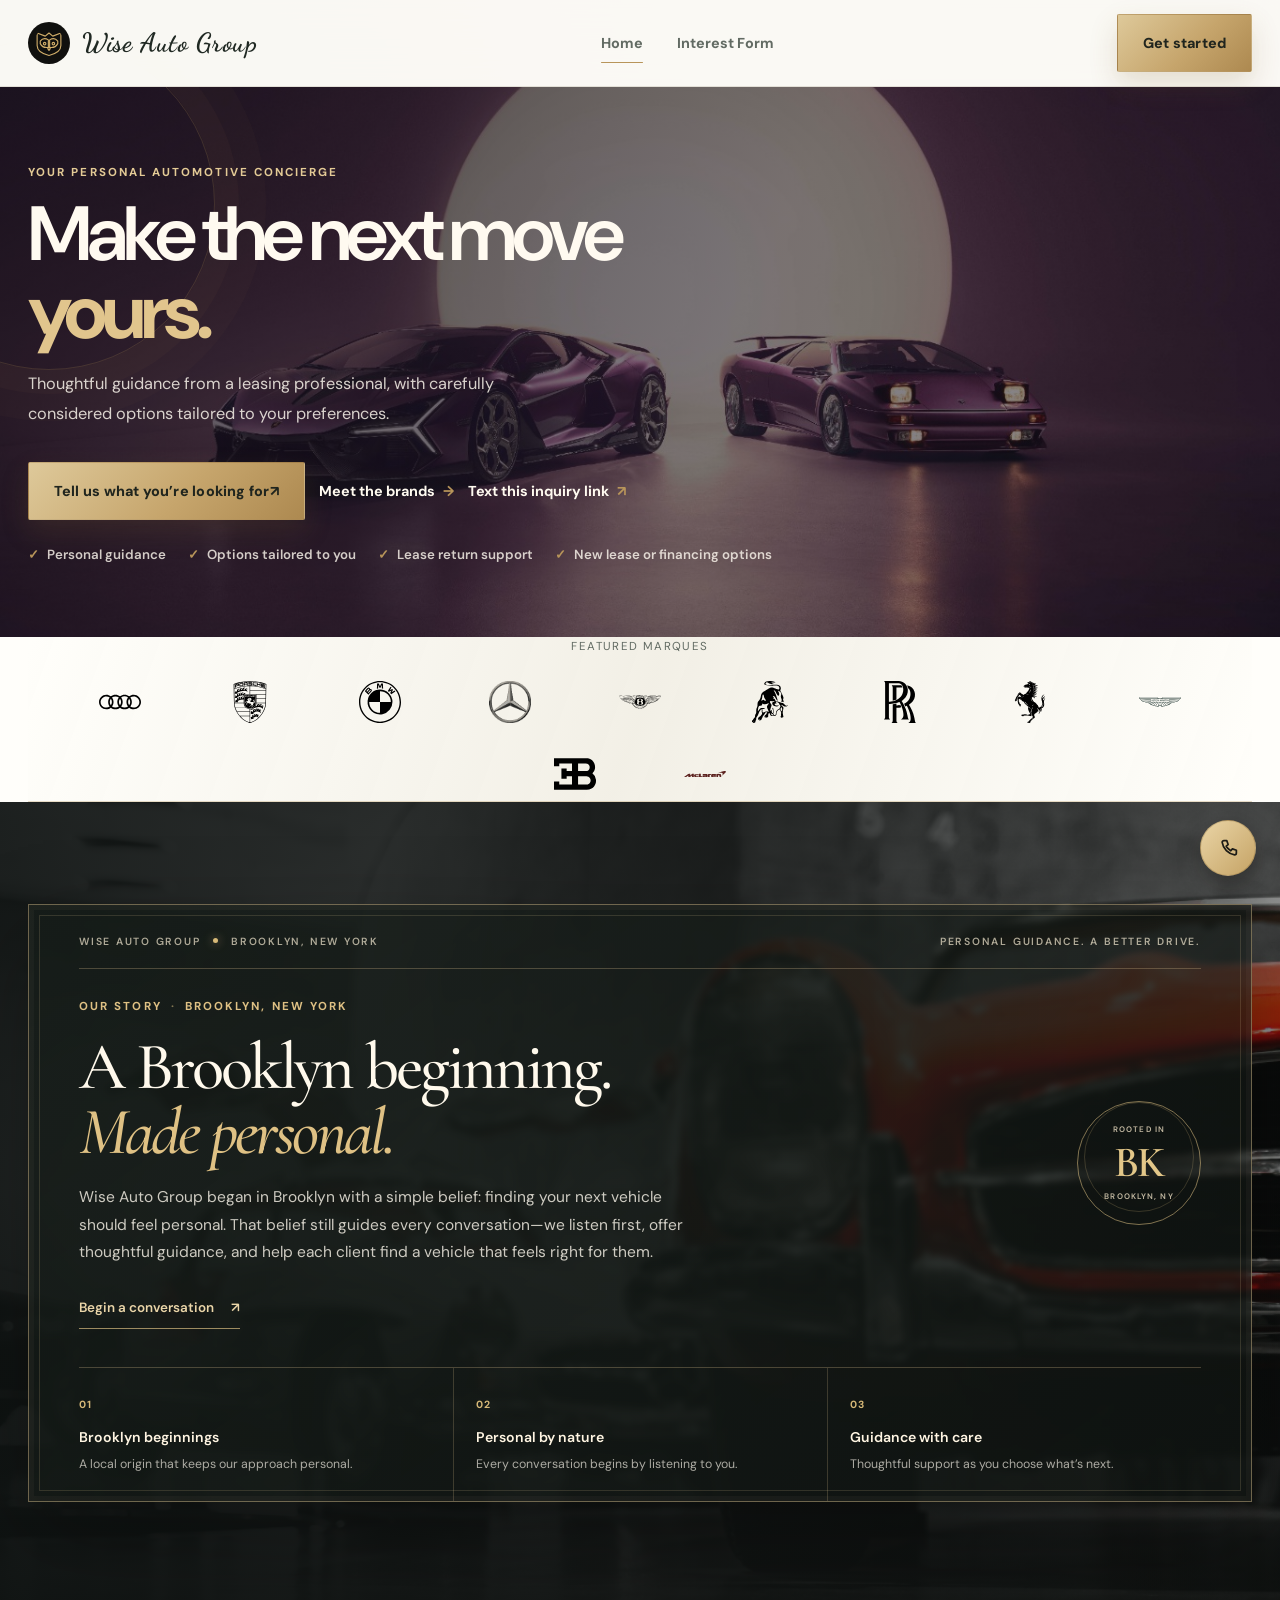
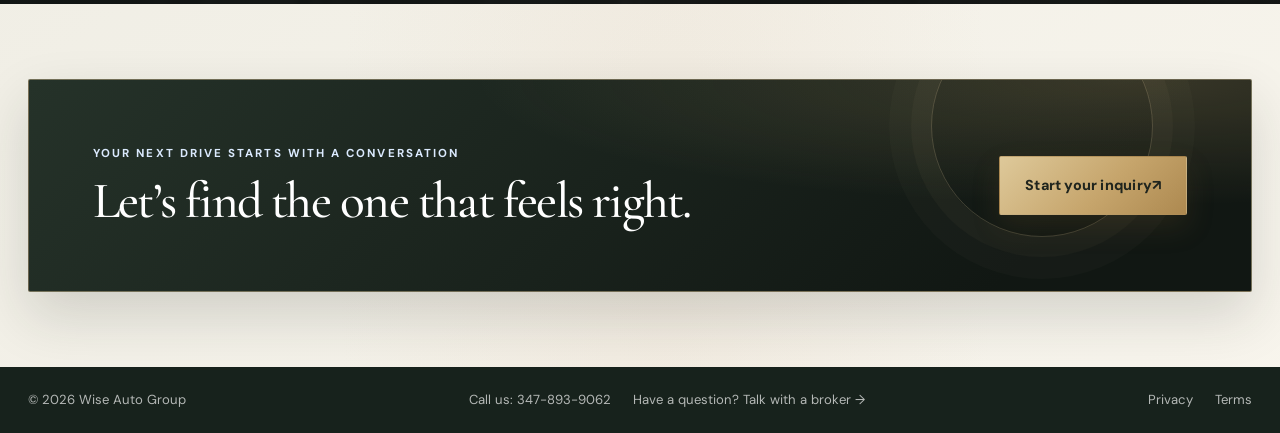
<file: index.html>
<!DOCTYPE html>
<html lang="en">
  <head>
    <meta charset="UTF-8" />
    <meta name="viewport" content="width=device-width, initial-scale=1.0" />
    <link rel="icon" type="image/svg+xml" href="favicon.svg" />
    <title>Wise Auto Group | Premium Auto Leasing</title>
    <meta
      name="description"
      content="Wise Auto Group helps drivers explore personalized vehicle leasing options."
    />
    <link rel="preconnect" href="https://fonts.googleapis.com" />
    <link rel="preconnect" href="https://fonts.gstatic.com" crossorigin />
    <link
      href="https://fonts.googleapis.com/css2?family=Cormorant+Garamond:ital,wght@0,500;0,600;1,500;1,600&family=DM+Sans:wght@400;500;600;700&family=Dancing+Script:wght@600;700&display=swap"
      rel="stylesheet"
    />
    <link rel="stylesheet" href="styles.css" />
  </head>
  <body>
    <header class="site-header">
      <div class="container nav-wrap">
        <a class="brand" href="index.html" aria-label="Wise Auto Group home">
          <svg class="brand-mark" viewBox="0 0 48 48" role="img" aria-label="Owl head">
            <path d="M5 8 18 13 24 8l6 5 13-5v20c0 8-7 13-19 16C12 41 5 36 5 28V8Z" />
            <path d="M10 21c3-4 8-5 13-2v12c-6 1-11-2-13-6v-4Zm28 0c-3-4-8-5-13-2v12c6 1 11-2 13-6v-4Z" />
            <circle cx="17" cy="25" r="2" />
            <circle cx="31" cy="25" r="2" />
            <path d="m22 33 2-3 2 3-2 3-2-3Z" />
          </svg>
          <span>Wise Auto Group</span>
        </a>
        <nav class="main-nav" aria-label="Main navigation">
          <a href="index.html" class="active">Home</a>
          <a href="interest.html">Interest Form</a>
        </nav>
        <a class="button button-primary nav-button" href="interest.html">Get started</a>
      </div>
    </header>

    <main>
      <section class="hero">
        <div class="container hero-grid">
          <div class="hero-copy">
            <p class="eyebrow">Your personal automotive concierge</p>
            <h1>Make the next move <em>yours.</em></h1>
            <p class="subtext">
              Thoughtful guidance from a leasing professional, with carefully
              considered options tailored to your preferences.
            </p>
            <div class="cta-row">
              <a class="button button-primary" href="interest.html">Tell us what you’re looking for <span aria-hidden="true">↗</span></a>
              <a class="text-link" href="#brands">Meet the brands <span aria-hidden="true">→</span></a>
              <a class="text-link share-inquiry-link" href="sms:?&amp;body=Wise%20Auto%20Group%20vehicle%20inquiry%3A" data-share-inquiry>Text this inquiry link <span aria-hidden="true">↗</span></a>
            </div>
            <ul class="trust-list">
              <li>Personal guidance</li>
              <li>Options tailored to you</li>
              <li>Lease return support</li>
              <li>New lease or financing options</li>
            </ul>
          </div>
        </div>
      </section>

      <section class="stats-section" id="brands" aria-label="Selected luxury brands">
        <div class="container marque-row">
          <span class="marque-intro">Featured marques</span>
          <span class="marque-wordmark"><img class="marque-logo" src="brand-logos/audi.svg" alt="Audi" /></span>
          <span class="marque-wordmark"><img class="marque-logo" src="brand-logos/porsche.svg" alt="Porsche" /></span>
          <span class="marque-wordmark"><img class="marque-logo" src="brand-logos/bmw.svg" alt="BMW" /></span>
          <span class="marque-wordmark"><img class="marque-logo" src="brand-logos/mercedes-benz.png" alt="Mercedes-Benz" /></span>
          <span class="marque-wordmark"><img class="marque-logo" src="brand-logos/bentley.svg" alt="Bentley" /></span>
          <span class="marque-wordmark"><img class="marque-logo" src="brand-logos/lamborghini.svg" alt="Lamborghini" /></span>
          <span class="marque-wordmark"><img class="marque-logo" src="brand-logos/rollsroyce.svg" alt="Rolls-Royce" /></span>
          <span class="marque-wordmark"><img class="marque-logo" src="brand-logos/ferrari.svg" alt="Ferrari" /></span>
          <span class="marque-wordmark"><img class="marque-logo" src="brand-logos/aston-martin.svg" alt="Aston Martin" /></span>
          <span class="marque-wordmark"><img class="marque-logo" src="brand-logos/bugatti.svg" alt="Bugatti" /></span>
          <span class="marque-wordmark"><img class="marque-logo" src="brand-logos/mclaren.svg" alt="McLaren" /></span>
        </div>
      </section>

      <section class="section heritage-section" aria-labelledby="heritageTitle">
        <div class="container">
          <article class="heritage-shell">
            <div class="heritage-topline">
              <span>WISE AUTO GROUP <i></i> BROOKLYN, NEW YORK</span>
              <span>PERSONAL GUIDANCE. A BETTER DRIVE.</span>
            </div>
            <div class="heritage-main">
              <div class="heritage-copy">
                <p class="eyebrow">Our story <span>·</span> Brooklyn, New York</p>
                <h2 id="heritageTitle">A Brooklyn beginning.<br /><em>Made personal.</em></h2>
                <p>Wise Auto Group began in Brooklyn with a simple belief: finding your next vehicle should feel personal. That belief still guides every conversation—we listen first, offer thoughtful guidance, and help each client find a vehicle that feels right for them.</p>
                <a class="heritage-link" href="interest.html">Begin a conversation <span aria-hidden="true">↗</span></a>
              </div>
              <div class="heritage-seal" aria-label="Brooklyn, New York">
                <span>ROOTED IN</span>
                <strong>BK</strong>
                <span>BROOKLYN, NY</span>
              </div>
            </div>
            <div class="heritage-values">
              <article>
                <span>01</span>
                <h3>Brooklyn beginnings</h3>
                <p>A local origin that keeps our approach personal.</p>
              </article>
              <article>
                <span>02</span>
                <h3>Personal by nature</h3>
                <p>Every conversation begins by listening to you.</p>
              </article>
              <article>
                <span>03</span>
                <h3>Guidance with care</h3>
                <p>Thoughtful support as you choose what’s next.</p>
              </article>
            </div>
          </article>
        </div>
      </section>

      <section class="cta-banner">
        <div class="container cta-content">
          <div>
            <p class="eyebrow light">Your next drive starts with a conversation</p>
            <h2>Let’s find the one that feels right.</h2>
          </div>
          <a class="button button-primary" href="interest.html">Start your inquiry <span aria-hidden="true">↗</span></a>
        </div>
      </section>
    </main>

    <footer class="site-footer">
      <div class="container footer-wrap">
        <p>© 2026 Wise Auto Group</p>
        <div class="footer-contact">
          <a href="tel:+13478939062">Call us: 347-893-9062</a>
          <a href="interest.html">Have a question? Talk with a broker →</a>
        </div>
        <nav class="footer-legal" aria-label="Legal">
          <a href="privacy.html">Privacy</a>
          <a href="terms.html">Terms</a>
        </nav>
      </div>
    </footer>
    <details class="floating-contact">
      <summary aria-label="Open call or text options" title="Call or text Wise Auto Group">
        <svg viewBox="0 0 24 24" aria-hidden="true">
          <path d="M7.2 3.8h3l1.4 4.1-2 1.7a15.2 15.2 0 0 0 4.8 4.8l1.7-2 4.1 1.4v3c0 1-.8 1.8-1.8 1.8A15.4 15.4 0 0 1 5.4 5.6c0-1 .8-1.8 1.8-1.8Z" />
        </svg>
      </summary>
      <div class="floating-contact-menu" aria-label="Contact Wise Auto Group">
        <a href="tel:+13478939062">Call <span>347-893-9062</span></a>
        <a href="sms:+13478939062">Text <span>347-893-9062</span></a>
      </div>
    </details>
    <script src="share-inquiry.js"></script>
  </body>
</html>
</file>
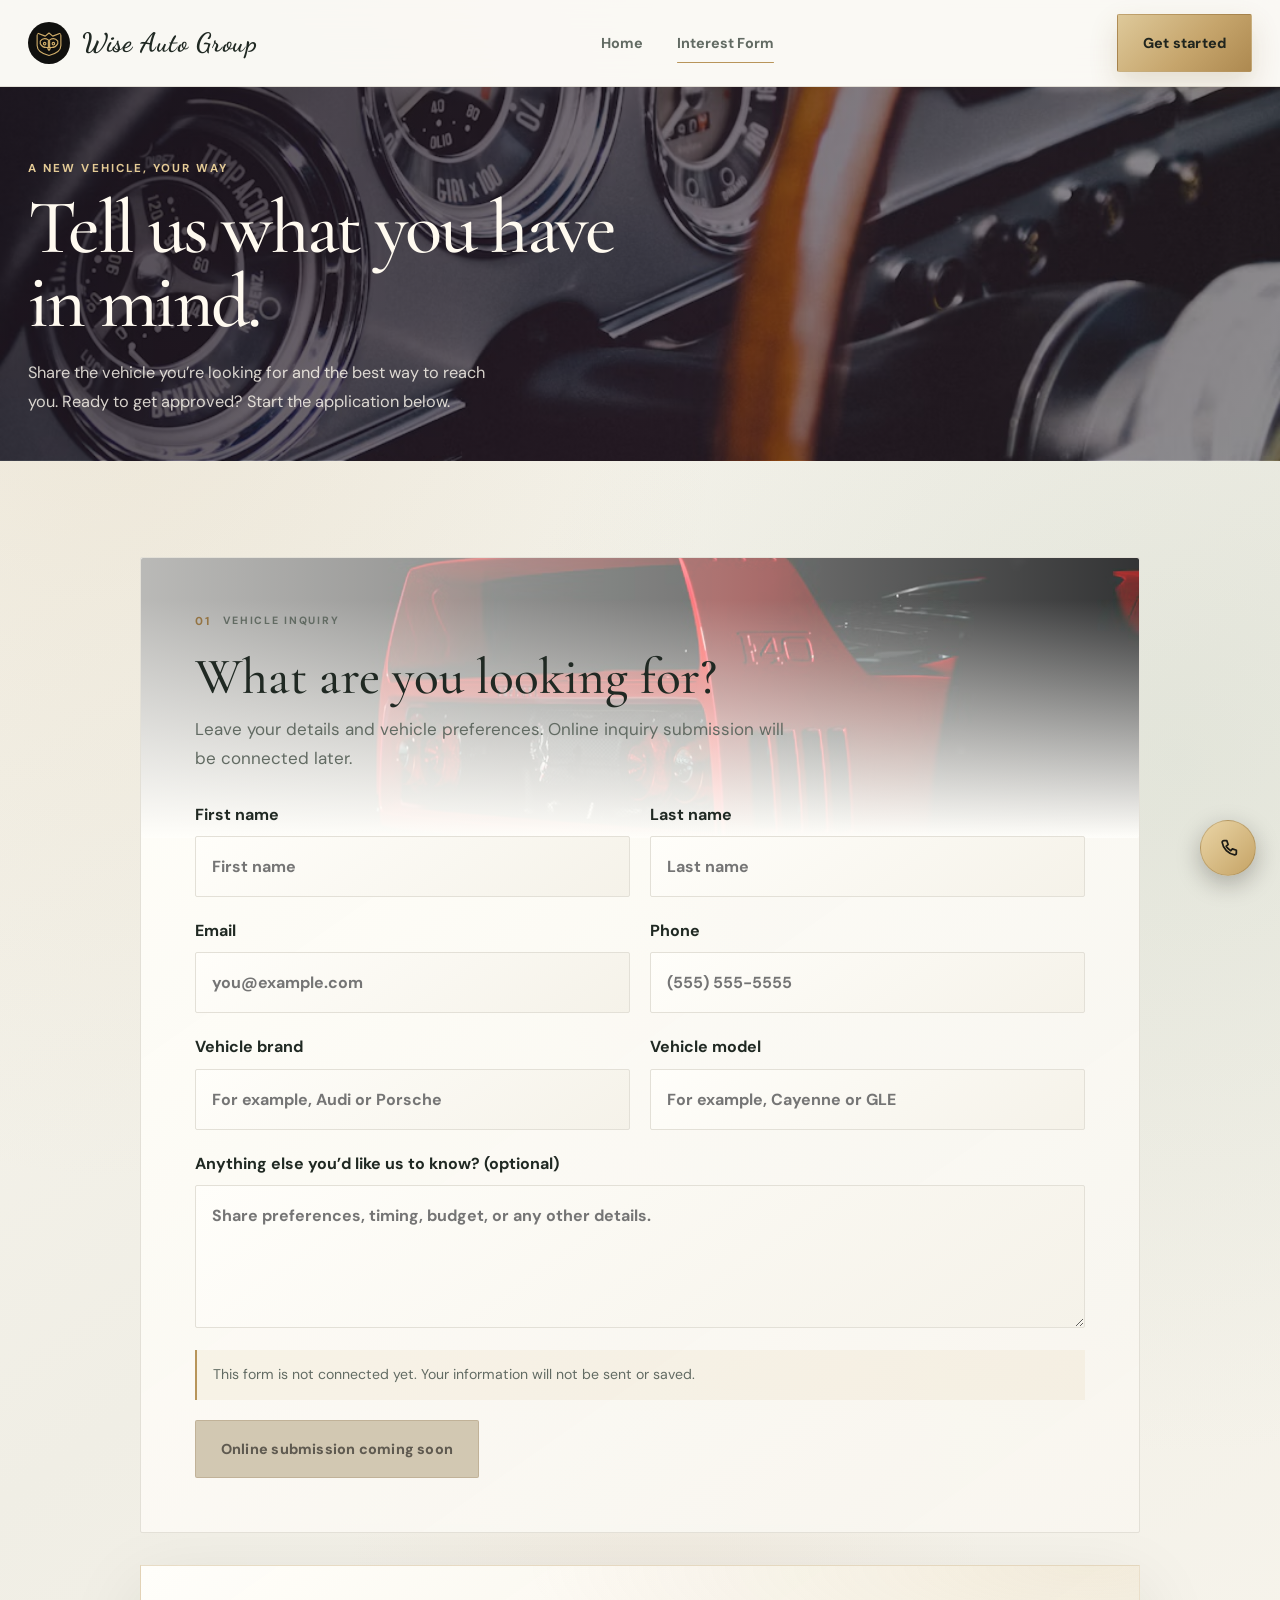
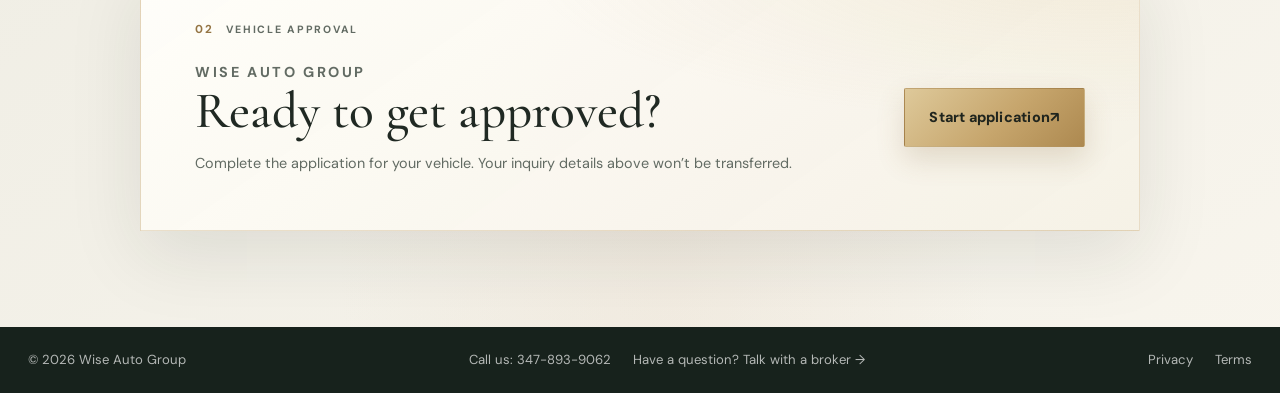
<file: interest.html>
<!DOCTYPE html>
<html lang="en">
  <head>
    <meta charset="UTF-8" />
    <meta name="viewport" content="width=device-width, initial-scale=1.0" />
    <link rel="icon" type="image/svg+xml" href="favicon.svg" />
    <title>Vehicle Inquiry | Wise Auto Group</title>
    <meta
      name="description"
      content="Tell Wise Auto Group which vehicle you are interested in and share your contact details."
    />
    <link rel="preconnect" href="https://fonts.googleapis.com" />
    <link rel="preconnect" href="https://fonts.gstatic.com" crossorigin />
    <link
      href="https://fonts.googleapis.com/css2?family=Cormorant+Garamond:ital,wght@0,500;0,600;1,500;1,600&family=DM+Sans:wght@400;500;600;700&family=Dancing+Script:wght@600;700&display=swap"
      rel="stylesheet"
    />
    <link rel="stylesheet" href="styles.css" />
  </head>
  <body>
    <header class="site-header">
      <div class="container nav-wrap">
        <a class="brand" href="index.html" aria-label="Wise Auto Group home">
          <svg class="brand-mark" viewBox="0 0 48 48" role="img" aria-label="Owl head">
            <path d="M5 8 18 13 24 8l6 5 13-5v20c0 8-7 13-19 16C12 41 5 36 5 28V8Z" />
            <path d="M10 21c3-4 8-5 13-2v12c-6 1-11-2-13-6v-4Zm28 0c-3-4-8-5-13-2v12c6 1 11-2 13-6v-4Z" />
            <circle cx="17" cy="25" r="2" />
            <circle cx="31" cy="25" r="2" />
            <path d="m22 33 2-3 2 3-2 3-2-3Z" />
          </svg>
          <span>Wise Auto Group</span>
        </a>
        <nav class="main-nav" aria-label="Main navigation">
          <a href="index.html">Home</a>
          <a href="interest.html" class="active">Interest Form</a>
        </nav>
        <a class="button button-primary nav-button" href="interest.html">Get started</a>
      </div>
    </header>

    <main>
      <section class="page-hero">
        <div class="container hero-grid form-hero">
          <div>
            <p class="eyebrow">A new vehicle, your way</p>
            <h1>Tell us what you have in mind.</h1>
            <p class="subtext">
              Share the vehicle you’re looking for and the best way
              to reach you. Ready to get approved? Start the application below.
            </p>
          </div>
        </div>
      </section>

      <section class="section form-section">
        <div class="container application-flow">
          <div class="form-shell vehicle-choice-shell">
            <div class="application-step">01 <span>VEHICLE INQUIRY</span></div>
            <h2>What are you looking for?</h2>
            <p class="application-intro">Leave your details and vehicle preferences. Online inquiry submission will be connected later.</p>
            <form id="vehicleInquiryForm">
              <div class="form-grid">
                <label>
                  First name
                  <input type="text" name="firstName" autocomplete="given-name" placeholder="First name" required />
                </label>
                <label>
                  Last name
                  <input type="text" name="lastName" autocomplete="family-name" placeholder="Last name" required />
                </label>
                <label>
                  Email
                  <input type="email" name="email" autocomplete="email" placeholder="you@example.com" required />
                </label>
                <label>
                  Phone
                  <input type="tel" name="phone" autocomplete="tel" placeholder="(555) 555-5555" required />
                </label>
                <label>
                  Vehicle brand
                  <input type="text" name="brand" autocomplete="off" placeholder="For example, Audi or Porsche" required />
                </label>
                <label>
                  Vehicle model
                  <input type="text" name="model" autocomplete="off" placeholder="For example, Cayenne or GLE" required />
                </label>
                <label class="full-width">
                  Anything else you’d like us to know? (optional)
                  <textarea name="notes" rows="4" placeholder="Share preferences, timing, budget, or any other details."></textarea>
                </label>
              </div>

              <p class="inquiry-notice">This form is not connected yet. Your information will not be sent or saved.</p>
              <div class="form-actions">
                <button class="button button-primary" type="button" disabled>Online submission coming soon</button>
              </div>
            </form>
          </div>

          <section class="credit-application-shell" aria-labelledby="vehicleApplicationTitle">
            <div class="application-step">02 <span>VEHICLE APPROVAL</span></div>
            <div class="credit-intro">
              <div>
                <p class="eyebrow">Wise Auto Group</p>
                <h2 id="vehicleApplicationTitle">Ready to get approved?</h2>
                <p>Complete the application for your vehicle. Your inquiry details above won’t be transferred.</p>
              </div>
              <a class="button button-primary external-application-link" href="https://form.jotform.com/201340482422039" target="_blank" rel="noopener noreferrer">Start application <span aria-hidden="true">↗</span></a>
            </div>
          </section>
        </div>
      </section>
    </main>

    <footer class="site-footer">
      <div class="container footer-wrap">
        <p>© 2026 Wise Auto Group</p>
        <div class="footer-contact">
          <a href="tel:+13478939062">Call us: 347-893-9062</a>
          <a href="interest.html">Have a question? Talk with a broker →</a>
        </div>
        <nav class="footer-legal" aria-label="Legal">
          <a href="privacy.html">Privacy</a>
          <a href="terms.html">Terms</a>
        </nav>
      </div>
    </footer>
    <details class="floating-contact">
      <summary aria-label="Open call or text options" title="Call or text Wise Auto Group">
        <svg viewBox="0 0 24 24" aria-hidden="true">
          <path d="M7.2 3.8h3l1.4 4.1-2 1.7a15.2 15.2 0 0 0 4.8 4.8l1.7-2 4.1 1.4v3c0 1-.8 1.8-1.8 1.8A15.4 15.4 0 0 1 5.4 5.6c0-1 .8-1.8 1.8-1.8Z" />
        </svg>
      </summary>
      <div class="floating-contact-menu" aria-label="Contact Wise Auto Group">
        <a href="tel:+13478939062">Call <span>347-893-9062</span></a>
        <a href="sms:+13478939062">Text <span>347-893-9062</span></a>
      </div>
    </details>
  </body>
</html>
</file>
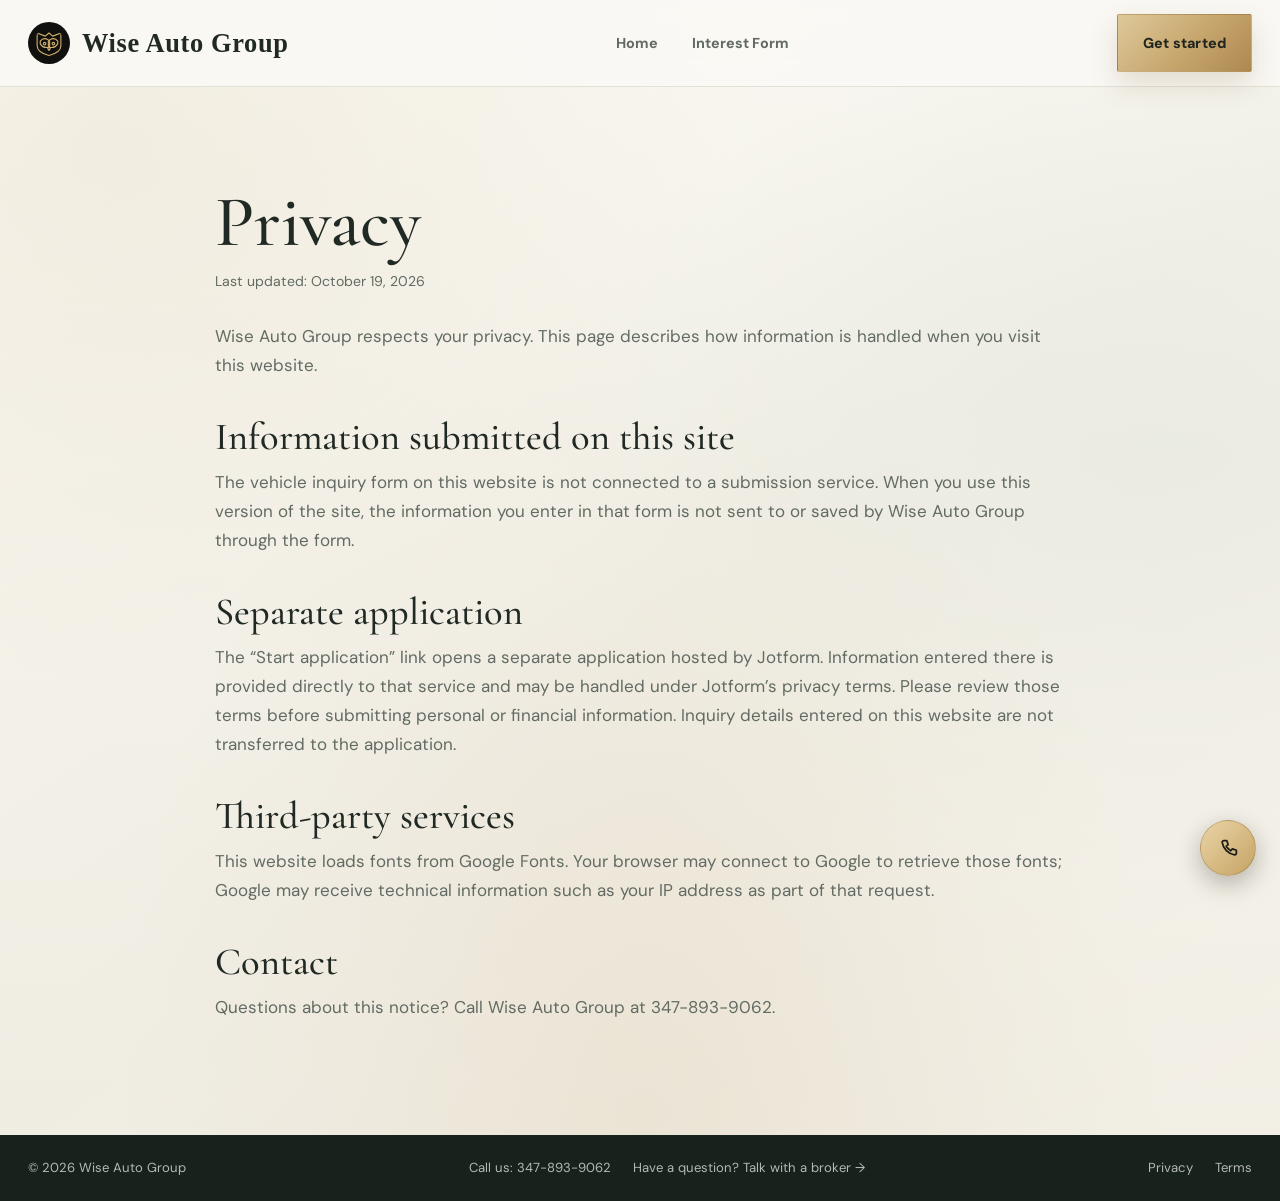
<file: privacy.html>
<!DOCTYPE html>
<html lang="en">
  <head>
    <meta charset="UTF-8" />
    <meta name="viewport" content="width=device-width, initial-scale=1.0" />
    <link rel="icon" type="image/svg+xml" href="favicon.svg" />
    <title>Privacy | Wise Auto Group</title>
    <meta name="description" content="Learn how Wise Auto Group handles information on this website." />
    <link rel="preconnect" href="https://fonts.googleapis.com" />
    <link rel="preconnect" href="https://fonts.gstatic.com" crossorigin />
    <link
      href="https://fonts.googleapis.com/css2?family=Allura&family=Cormorant+Garamond:ital,wght@0,500;0,600;1,500;1,600&family=DM+Sans:wght@400;500;600;700&display=swap"
      rel="stylesheet"
    />
    <link rel="stylesheet" href="styles.css" />
  </head>
  <body>
    <header class="site-header">
      <div class="container nav-wrap">
        <a class="brand" href="index.html" aria-label="Wise Auto Group home">
          <svg class="brand-mark" viewBox="0 0 48 48" role="img" aria-label="Owl head">
            <path d="M5 8 18 13 24 8l6 5 13-5v20c0 8-7 13-19 16C12 41 5 36 5 28V8Z" />
            <path d="M10 21c3-4 8-5 13-2v12c-6 1-11-2-13-6v-4Zm28 0c-3-4-8-5-13-2v12c6 1 11-2 13-6v-4Z" />
            <circle cx="17" cy="25" r="2" />
            <circle cx="31" cy="25" r="2" />
            <path d="m22 33 2-3 2 3-2 3-2-3Z" />
          </svg>
          <span>Wise Auto Group</span>
        </a>
        <nav class="main-nav" aria-label="Main navigation">
          <a href="index.html">Home</a>
          <a href="interest.html">Interest Form</a>
        </nav>
        <a class="button button-primary nav-button" href="interest.html">Get started</a>
      </div>
    </header>
    <main>
      <section class="section">
        <article class="container legal-copy">
          <h1>Privacy</h1>
          <p class="legal-updated">Last updated: October 19, 2026</p>
          <p>Wise Auto Group respects your privacy. This page describes how information is handled when you visit this website.</p>

          <h2>Information submitted on this site</h2>
          <p>The vehicle inquiry form on this website is not connected to a submission service. When you use this version of the site, the information you enter in that form is not sent to or saved by Wise Auto Group through the form.</p>

          <h2>Separate application</h2>
          <p>The “Start application” link opens a separate application hosted by Jotform. Information entered there is provided directly to that service and may be handled under Jotform’s privacy terms. Please review those terms before submitting personal or financial information. Inquiry details entered on this website are not transferred to the application.</p>

          <h2>Third-party services</h2>
          <p>This website loads fonts from Google Fonts. Your browser may connect to Google to retrieve those fonts; Google may receive technical information such as your IP address as part of that request.</p>

          <h2>Contact</h2>
          <p>Questions about this notice? Call Wise Auto Group at <a href="tel:+13478939062">347-893-9062</a>.</p>
        </article>
      </section>
    </main>
    <footer class="site-footer">
      <div class="container footer-wrap">
        <p>© 2026 Wise Auto Group</p>
        <div class="footer-contact">
          <a href="tel:+13478939062">Call us: 347-893-9062</a>
          <a href="interest.html">Have a question? Talk with a broker →</a>
        </div>
        <nav class="footer-legal" aria-label="Legal">
          <a href="privacy.html" aria-current="page">Privacy</a>
          <a href="terms.html">Terms</a>
        </nav>
      </div>
    </footer>
    <details class="floating-contact">
      <summary aria-label="Open call or text options" title="Call or text Wise Auto Group">
        <svg viewBox="0 0 24 24" aria-hidden="true">
          <path d="M7.2 3.8h3l1.4 4.1-2 1.7a15.2 15.2 0 0 0 4.8 4.8l1.7-2 4.1 1.4v3c0 1-.8 1.8-1.8 1.8A15.4 15.4 0 0 1 5.4 5.6c0-1 .8-1.8 1.8-1.8Z" />
        </svg>
      </summary>
      <div class="floating-contact-menu" aria-label="Contact Wise Auto Group">
        <a href="tel:+13478939062">Call <span>347-893-9062</span></a>
        <a href="sms:+13478939062">Text <span>347-893-9062</span></a>
      </div>
    </details>
  </body>
</html>
</file>
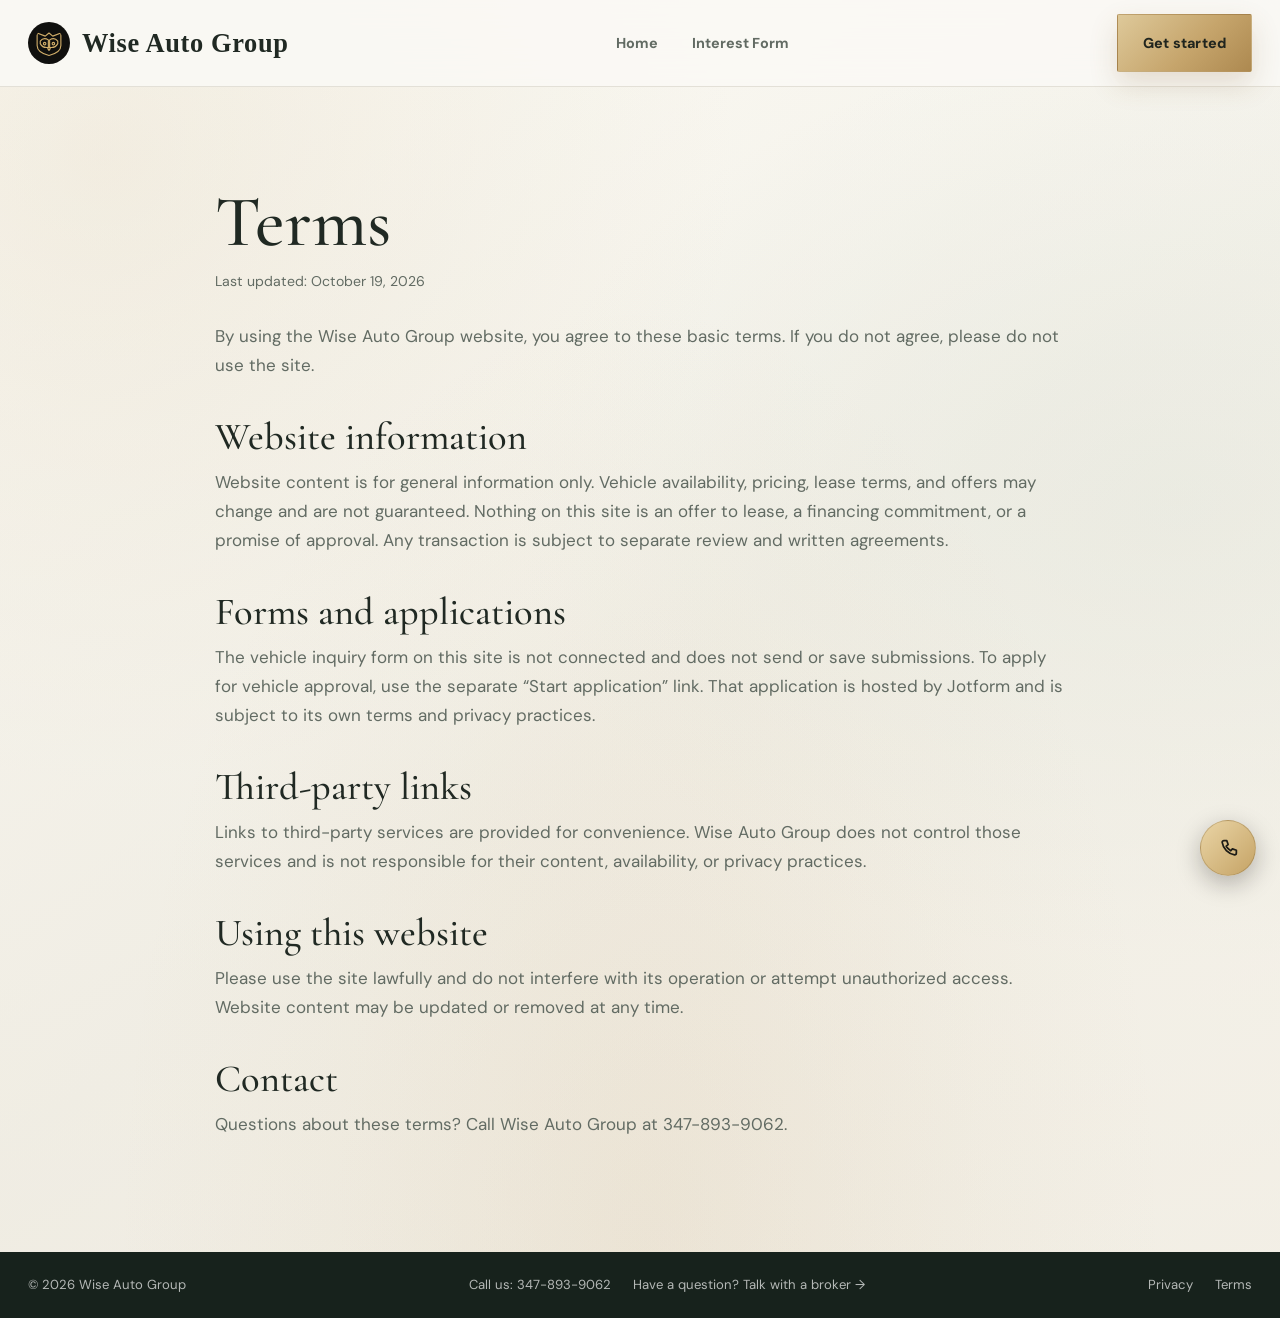
<file: terms.html>
<!DOCTYPE html>
<html lang="en">
  <head>
    <meta charset="UTF-8" />
    <meta name="viewport" content="width=device-width, initial-scale=1.0" />
    <link rel="icon" type="image/svg+xml" href="favicon.svg" />
    <title>Terms | Wise Auto Group</title>
    <meta name="description" content="Terms for using the Wise Auto Group website." />
    <link rel="preconnect" href="https://fonts.googleapis.com" />
    <link rel="preconnect" href="https://fonts.gstatic.com" crossorigin />
    <link
      href="https://fonts.googleapis.com/css2?family=Allura&family=Cormorant+Garamond:ital,wght@0,500;0,600;1,500;1,600&family=DM+Sans:wght@400;500;600;700&display=swap"
      rel="stylesheet"
    />
    <link rel="stylesheet" href="styles.css" />
  </head>
  <body>
    <header class="site-header">
      <div class="container nav-wrap">
        <a class="brand" href="index.html" aria-label="Wise Auto Group home">
          <svg class="brand-mark" viewBox="0 0 48 48" role="img" aria-label="Owl head">
            <path d="M5 8 18 13 24 8l6 5 13-5v20c0 8-7 13-19 16C12 41 5 36 5 28V8Z" />
            <path d="M10 21c3-4 8-5 13-2v12c-6 1-11-2-13-6v-4Zm28 0c-3-4-8-5-13-2v12c6 1 11-2 13-6v-4Z" />
            <circle cx="17" cy="25" r="2" />
            <circle cx="31" cy="25" r="2" />
            <path d="m22 33 2-3 2 3-2 3-2-3Z" />
          </svg>
          <span>Wise Auto Group</span>
        </a>
        <nav class="main-nav" aria-label="Main navigation">
          <a href="index.html">Home</a>
          <a href="interest.html">Interest Form</a>
        </nav>
        <a class="button button-primary nav-button" href="interest.html">Get started</a>
      </div>
    </header>
    <main>
      <section class="section">
        <article class="container legal-copy">
          <h1>Terms</h1>
          <p class="legal-updated">Last updated: October 19, 2026</p>
          <p>By using the Wise Auto Group website, you agree to these basic terms. If you do not agree, please do not use the site.</p>

          <h2>Website information</h2>
          <p>Website content is for general information only. Vehicle availability, pricing, lease terms, and offers may change and are not guaranteed. Nothing on this site is an offer to lease, a financing commitment, or a promise of approval. Any transaction is subject to separate review and written agreements.</p>

          <h2>Forms and applications</h2>
          <p>The vehicle inquiry form on this site is not connected and does not send or save submissions. To apply for vehicle approval, use the separate “Start application” link. That application is hosted by Jotform and is subject to its own terms and privacy practices.</p>

          <h2>Third-party links</h2>
          <p>Links to third-party services are provided for convenience. Wise Auto Group does not control those services and is not responsible for their content, availability, or privacy practices.</p>

          <h2>Using this website</h2>
          <p>Please use the site lawfully and do not interfere with its operation or attempt unauthorized access. Website content may be updated or removed at any time.</p>

          <h2>Contact</h2>
          <p>Questions about these terms? Call Wise Auto Group at <a href="tel:+13478939062">347-893-9062</a>.</p>
        </article>
      </section>
    </main>
    <footer class="site-footer">
      <div class="container footer-wrap">
        <p>© 2026 Wise Auto Group</p>
        <div class="footer-contact">
          <a href="tel:+13478939062">Call us: 347-893-9062</a>
          <a href="interest.html">Have a question? Talk with a broker →</a>
        </div>
        <nav class="footer-legal" aria-label="Legal">
          <a href="privacy.html">Privacy</a>
          <a href="terms.html" aria-current="page">Terms</a>
        </nav>
      </div>
    </footer>
    <details class="floating-contact">
      <summary aria-label="Open call or text options" title="Call or text Wise Auto Group">
        <svg viewBox="0 0 24 24" aria-hidden="true">
          <path d="M7.2 3.8h3l1.4 4.1-2 1.7a15.2 15.2 0 0 0 4.8 4.8l1.7-2 4.1 1.4v3c0 1-.8 1.8-1.8 1.8A15.4 15.4 0 0 1 5.4 5.6c0-1 .8-1.8 1.8-1.8Z" />
        </svg>
      </summary>
      <div class="floating-contact-menu" aria-label="Contact Wise Auto Group">
        <a href="tel:+13478939062">Call <span>347-893-9062</span></a>
        <a href="sms:+13478939062">Text <span>347-893-9062</span></a>
      </div>
    </details>
  </body>
</html>
</file>
<file: styles.css>
:root {
  --bg: #f4f7fb;
  --bg-soft: #eaf0f6;
  --surface: #ffffff;
  --surface-strong: #0f172a;
  --text: #10233f;
  --text-soft: #5a6b82;
  --line: #dfe7f1;
  --primary: #0d6efd;
  --primary-dark: #0a4bb7;
  --accent: #5bc0ae;
  --warning: #f8a93a;
  --shadow: 0 20px 45px rgba(15, 23, 42, 0.08);
  --radius: 18px;
}

.vehicle-card.text-card {
  min-height: 245px;
}

* {
  box-sizing: border-box;
}

.form-status.notice {
  color: var(--text-soft);
}

html {
  scroll-behavior: smooth;
}

body {
  margin: 0;
  font-family: "Inter", sans-serif;
  background: var(--bg);
  color: var(--text);
  line-height: 1.7;
  font-size: 17px;
}

a {
  color: inherit;
  text-decoration: none;
}

img {
  max-width: 100%;
  display: block;
}

button,
input,
select,
textarea {
  font: inherit;
}

.container {
  width: min(1120px, calc(100% - 32px));
  margin: 0 auto;
}

.site-header {
  position: sticky;
  top: 0;
  z-index: 20;
  background: rgba(255, 255, 255, 0.82);
  backdrop-filter: blur(12px);
  border-bottom: 1px solid rgba(15, 23, 42, 0.04);
}

.nav-wrap {
  display: flex;
  align-items: center;
  justify-content: space-between;
  min-height: 78px;
  gap: 18px;
}

.brand {
  display: inline-flex;
  align-items: center;
  gap: 10px;
  font-size: 1.15rem;
  font-weight: 800;
  color: var(--text);
}

.brand-mark {
  width: 36px;
  height: 36px;
  border-radius: 12px;
  display: inline-flex;
  align-items: center;
  justify-content: center;
  background: linear-gradient(135deg, var(--primary), var(--accent));
  color: #fff;
  box-shadow: var(--shadow);
}

.main-nav {
  display: flex;
  align-items: center;
  gap: 30px;
  color: var(--text-soft);
  font-weight: 700;
  font-size: 1.02rem;
}

.main-nav a {
  padding: 8px 0;
  position: relative;
}

.main-nav a.active::after,
.main-nav a:hover::after {
  content: "";
  position: absolute;
  left: 0;
  bottom: -6px;
  width: 100%;
  height: 3px;
  border-radius: 999px;
  background: var(--primary);
}

.button {
  display: inline-flex;
  align-items: center;
  justify-content: center;
  border: 0;
  border-radius: 999px;
  padding: 1rem 1.6rem;
  font-weight: 800;
  font-size: 1rem;
  cursor: pointer;
  transition: transform 0.2s ease, box-shadow 0.2s ease;
  min-height: 52px;
}

.button:hover {
  transform: translateY(-1px);
}

.button-primary {
  background: linear-gradient(135deg, var(--primary), var(--primary-dark));
  color: white;
  box-shadow: 0 12px 25px rgba(13, 110, 253, 0.28);
}

.button-secondary {
  background: rgba(13, 110, 253, 0.08);
  color: var(--primary);
  border: 1px solid rgba(13, 110, 253, 0.12);
}

.nav-button {
  white-space: nowrap;
}

.hero {
  padding: 72px 0 48px;
  background: radial-gradient(circle at top left, rgba(91, 192, 174, 0.12), transparent 35%),
    linear-gradient(180deg, rgba(19, 23, 38, 0.02), rgba(19, 23, 38, 0));
}

.hero-grid {
  display: grid;
  grid-template-columns: 1.2fr 0.8fr;
  align-items: center;
  gap: 42px;
}

.eyebrow {
  margin: 0 0 12px;
  font-size: 0.8rem;
  font-weight: 700;
  letter-spacing: 0.14em;
  text-transform: uppercase;
  color: var(--primary);
}

h1,
h2,
h3,
p {
  margin-top: 0;
}

.hero-copy h1,
.page-hero h1 {
  font-size: clamp(2.8rem, 5vw, 4.5rem);
  line-height: 1.08;
  letter-spacing: -0.05em;
  margin-bottom: 18px;
}

.subtext {
  color: var(--text-soft);
  font-size: 1.08rem;
  max-width: 560px;
}

.cta-row {
  display: flex;
  flex-wrap: wrap;
  gap: 14px;
  margin: 28px 0 16px;
}

.share-inquiry-link {
  border: 0;
  background: transparent;
  font: inherit;
  cursor: pointer;
}

.trust-list {
  list-style: none;
  padding: 0;
  margin: 0;
  display: flex;
  flex-wrap: wrap;
  gap: 16px 24px;
  color: var(--text-soft);
  font-weight: 600;
}

.trust-list li::before {
  content: "✓";
  color: var(--accent);
  margin-right: 8px;
}

.hero-card {
  background: linear-gradient(180deg, #11213d, #0d1b2d);
  color: white;
  border-radius: 32px;
  padding: 26px;
  box-shadow: var(--shadow);
}

.feature-badge {
  display: inline-block;
  font-size: 0.76rem;
  text-transform: uppercase;
  letter-spacing: 0.12em;
  font-weight: 700;
  color: #c9ddff;
  background: rgba(255, 255, 255, 0.08);
  padding: 7px 10px;
  border-radius: 999px;
  margin-bottom: 18px;
}

.car-card-image {
  position: relative;
  height: 230px;
  border-radius: 24px;
  background: linear-gradient(180deg, rgba(255, 255, 255, 0.2), rgba(255, 255, 255, 0.02)),
    linear-gradient(135deg, #b8c9d9, #516d8b 35%, #212c3c 100%);
  overflow: hidden;
}

.car-card-image::before {
  content: "";
  position: absolute;
  left: 12%;
  right: 12%;
  bottom: 20%;
  height: 52px;
  background: linear-gradient(180deg, rgba(15, 23, 42, 0.4), rgba(15, 23, 42, 0.9));
  border-radius: 50% 50% 20% 20%;
  box-shadow: 0 0 0 8px rgba(255, 255, 255, 0.1);
}

.car-card-image::after {
  content: "";
  position: absolute;
  width: 80px;
  height: 80px;
  border-radius: 50%;
  background: rgba(255, 255, 255, 0.18);
  border: 10px solid rgba(255, 255, 255, 0.35);
  right: 25%;
  bottom: 35%;
  box-shadow: -120px 6px 0 8px rgba(255, 255, 255, 0.16), 110px 10px 0 8px rgba(255, 255, 255, 0.18);
}

.shine {
  position: absolute;
  width: 180px;
  height: 200px;
  background: linear-gradient(135deg, rgba(255, 255, 255, 0.26), transparent 50%);
  transform: rotate(18deg);
  left: -40px;
  top: -30px;
}

.car-card-info {
  display: flex;
  align-items: end;
  justify-content: space-between;
  gap: 14px;
  margin-top: 22px;
}

.label {
  margin-bottom: 6px;
  color: rgba(255, 255, 255, 0.7);
  font-size: 0.8rem;
  text-transform: uppercase;
  letter-spacing: 0.08em;
}

.car-card-info h2 {
  margin: 0;
  font-size: clamp(2rem, 4vw, 2.6rem);
}

.section {
  padding: 78px 0;
}

.light-section {
  background: #edf4ff;
}

.stats-section {
  padding-bottom: 30px;
}

.stats-grid {
  display: grid;
  grid-template-columns: repeat(4, minmax(0, 1fr));
  gap: 18px;
}

.stat-item {
  background: var(--surface);
  border: 1px solid var(--line);
  border-radius: var(--radius);
  padding: 24px;
  box-shadow: 0 8px 25px rgba(15, 23, 42, 0.02);
}

.stat-item strong {
  display: block;
  font-size: 1.5rem;
  margin-bottom: 6px;
}

.stat-item span {
  color: var(--text-soft);
}

.section-heading {
  margin-bottom: 30px;
  text-align: center;
}

.section-heading.left {
  text-align: left;
}

.section-heading h2 {
  font-size: clamp(2rem, 3vw, 3rem);
  letter-spacing: -0.04em;
  margin-bottom: 0;
}

.benefits-grid {
  display: grid;
  gap: 22px;
}

.benefits-grid {
  grid-template-columns: repeat(3, minmax(0, 1fr));
}

.info-card {
  background: var(--surface);
  border: 1px solid var(--line);
  border-radius: var(--radius);
  box-shadow: 0 20px 40px rgba(15, 23, 42, 0.04);
}

.info-card {
  padding: 28px 22px;
}

.icon {
  width: 48px;
  height: 48px;
  border-radius: 14px;
  display: inline-flex;
  align-items: center;
  justify-content: center;
  background: rgba(13, 110, 253, 0.1);
  color: var(--primary);
  font-weight: 800;
  margin-bottom: 14px;
}

.info-card h3 {
  margin-bottom: 10px;
  font-size: 1.35rem;
}

.info-card p {
  color: var(--text-soft);
  margin-bottom: 0;
}

.tag {
  display: inline-block;
  background: rgba(91, 192, 174, 0.14);
  color: #157f6c;
  padding: 6px 10px;
  border-radius: 999px;
  font-size: 0.76rem;
  font-weight: 700;
  text-transform: uppercase;
  letter-spacing: 0.08em;
}

.vehicle-card h3 {
  margin: 18px 0 8px;
  font-size: 1.6rem;
}

.vehicle-card p {
  color: var(--text-soft);
  margin-bottom: 18px;
}

.vehicle-card strong {
  font-size: 1.6rem;
}

.cta-banner {
  padding: 42px 0 80px;
}

.cta-content {
  display: flex;
  justify-content: space-between;
  align-items: center;
  background: linear-gradient(135deg, #10203d, #1a3b64);
  color: white;
  border-radius: 28px;
  padding: 34px 30px;
  box-shadow: var(--shadow);
}

.eyebrow.light {
  color: #dbeafe;
}

.site-footer {
  background: #0d1729;
  color: rgba(255, 255, 255, 0.8);
  padding: 22px 0;
}

.footer-wrap {
  display: flex;
  align-items: center;
  justify-content: space-between;
  gap: 18px;
  flex-wrap: wrap;
}

.footer-wrap p {
  margin: 0;
}

.footer-contact,
.footer-legal {
  display: flex;
  flex-wrap: wrap;
  align-items: center;
  gap: 12px 22px;
}

.footer-contact a,
.footer-legal a {
  color: inherit;
}

.footer-contact a:hover,
.footer-legal a:hover {
  color: #e3c789;
}

.floating-contact {
  position: fixed;
  z-index: 30;
  right: 24px;
  bottom: 24px;
}

.floating-contact summary {
  display: grid;
  width: 56px;
  height: 56px;
  place-items: center;
  border: 1px solid rgba(112, 82, 38, 0.28);
  border-radius: 50%;
  background: linear-gradient(135deg, #ead5a6, #c5a365);
  color: #1c1b16;
  box-shadow: 0 8px 24px rgba(18, 16, 12, 0.28);
  transition: transform 0.2s ease, box-shadow 0.2s ease;
  cursor: pointer;
  list-style: none;
}

.floating-contact summary::-webkit-details-marker {
  display: none;
}

.floating-contact summary:hover {
  transform: translateY(-2px);
  box-shadow: 0 11px 28px rgba(18, 16, 12, 0.34);
}

.floating-contact summary:focus-visible {
  outline: 3px solid #fff9ec;
  outline-offset: 3px;
}

.floating-contact summary svg {
  width: 23px;
  height: 23px;
  fill: none;
  stroke: currentColor;
  stroke-linecap: round;
  stroke-linejoin: round;
  stroke-width: 1.8;
}

.floating-contact-menu {
  position: absolute;
  right: 0;
  bottom: calc(100% + 12px);
  display: none;
  width: max-content;
  min-width: 196px;
  overflow: hidden;
  border: 1px solid rgba(184, 149, 90, 0.42);
  border-radius: 4px;
  background: #fffdf7;
  box-shadow: 0 12px 32px rgba(18, 16, 12, 0.2);
}

.floating-contact[open] .floating-contact-menu {
  display: grid;
}

.floating-contact-menu a {
  display: flex;
  min-height: 52px;
  align-items: center;
  justify-content: space-between;
  gap: 20px;
  padding: 12px 16px;
  color: #29271f;
  font-size: 0.95rem;
  font-weight: 700;
}

.floating-contact-menu a + a {
  border-top: 1px solid rgba(184, 149, 90, 0.22);
}

.floating-contact-menu a span {
  color: #79603a;
  font-weight: 600;
}

.floating-contact-menu a:hover,
.floating-contact-menu a:focus-visible {
  background: #f4eedf;
}

.legal-copy {
  max-width: 850px;
}

.legal-copy h1,
.legal-copy h2 {
  font-family: "Cormorant Garamond", Georgia, serif;
  font-weight: 500;
  line-height: 1.1;
}

.legal-copy h1 {
  margin-bottom: 8px;
  font-size: clamp(2.8rem, 6vw, 4.5rem);
}

.legal-copy h2 {
  margin: 36px 0 10px;
  font-size: clamp(1.8rem, 3vw, 2.4rem);
}

.legal-copy p,
.legal-copy li {
  color: var(--text-soft);
}

.legal-updated {
  margin-bottom: 28px;
  font-size: 0.88rem;
}

.page-hero {
  padding: 72px 0 28px;
  background: linear-gradient(180deg, rgba(13, 110, 253, 0.05), rgba(13, 110, 253, 0));
}

.compact-hero {
  padding-bottom: 0;
}

.form-hero {
  align-items: center;
}

.mini-panel {
  background: var(--surface);
  border: 1px solid var(--line);
  border-radius: 24px;
  padding: 24px;
  box-shadow: var(--shadow);
}

.mini-panel h3 {
  margin-bottom: 8px;
}

.mini-panel ul {
  margin: 18px 0 0;
  padding-left: 18px;
  color: var(--text-soft);
}

.form-section {
  padding-top: 24px;
}

.form-shell {
  max-width: 900px;
  background: var(--surface);
  border: 1px solid var(--line);
  border-radius: 28px;
  padding: clamp(22px, 4vw, 42px);
  box-shadow: var(--shadow);
}

.form-grid {
  display: grid;
  grid-template-columns: repeat(2, minmax(0, 1fr));
  gap: 20px;
}

label {
  display: flex;
  flex-direction: column;
  gap: 8px;
  font-weight: 700;
  color: var(--text);
  font-size: 1rem;
}

.full-width {
  grid-column: 1 / -1;
}

input,
select,
textarea {
  width: 100%;
  border: 1px solid var(--line);
  background: #f9fbff;
  color: var(--text);
  padding: 1rem 1rem;
  border-radius: 14px;
  transition: border-color 0.2s ease, box-shadow 0.2s ease;
  min-height: 52px;
  font-size: 1rem;
}

input:focus,
select:focus,
textarea:focus {
  outline: none;
  border-color: rgba(13, 110, 253, 0.5);
  box-shadow: 0 0 0 4px rgba(13, 110, 253, 0.12);
}

.form-actions {
  margin-top: 26px;
}

.form-status {
  min-height: 24px;
  margin-top: 16px;
  font-weight: 600;
}

.form-hint {
  margin: -10px 0 0;
  color: var(--text-soft);
  font-size: 0.88rem;
}

.form-status.success {
  color: #18875a;
}

.form-status.error {
  color: #b42318;
}

.application-flow {
  display: grid;
  max-width: 1000px;
  gap: 32px;
}

.vehicle-choice-shell,
.credit-application-shell {
  width: 100%;
  max-width: none;
  padding: clamp(24px, 5vw, 54px);
  border: 1px solid rgba(184, 149, 90, 0.3);
  background:
    radial-gradient(ellipse at 95% 0%, rgba(210, 184, 131, 0.16), transparent 42%),
    linear-gradient(145deg, rgba(255, 254, 250, 0.98), rgba(245, 241, 230, 0.96));
  box-shadow: 0 24px 70px rgba(31, 39, 33, 0.1);
}

.vehicle-choice-shell {
  position: relative;
  isolation: isolate;
}

.vehicle-choice-shell::before {
  position: absolute;
  z-index: -1;
  inset: 0 0 auto;
  height: 280px;
  border-radius: inherit;
  background:
    linear-gradient(90deg, rgba(255, 254, 250, 0.72), rgba(255, 254, 250, 0.45) 58%, rgba(255, 254, 250, 0.18)),
    linear-gradient(0deg, #fffefa 0%, rgba(255, 254, 250, 0) 85%),
    url("inquiry-detail.jpg") center 43% / cover no-repeat;
  content: "";
  pointer-events: none;
}

.application-step {
  display: flex;
  align-items: center;
  gap: 13px;
  margin-bottom: 20px;
  color: #947443;
  font-size: 0.72rem;
  font-weight: 700;
  letter-spacing: 0.15em;
}

.application-step span {
  color: var(--text-soft);
  font-size: 0.66rem;
}

.vehicle-choice-shell h2,
.credit-intro h2 {
  margin-bottom: 10px;
  font-family: "Cormorant Garamond", Georgia, serif;
  font-size: clamp(2.25rem, 4vw, 3.3rem);
  font-weight: 500;
  line-height: 1.05;
}

.application-intro {
  max-width: 600px;
  margin-bottom: 28px;
  color: var(--text-soft);
}

.vehicle-choice-shell .form-actions {
  margin-top: 20px;
}

.credit-intro {
  display: flex;
  align-items: center;
  justify-content: space-between;
  gap: 30px;
}

.credit-intro > div {
  max-width: 610px;
}

.credit-intro h2 {
  margin-bottom: 12px;
}

.credit-intro p {
  margin-bottom: 0;
  color: var(--text-soft);
  font-size: 0.9rem;
  line-height: 1.75;
}

.external-application-link {
  flex: 0 0 auto;
}

.inquiry-notice {
  margin: 22px 0 0;
  padding: 14px 16px;
  border-left: 2px solid var(--accent);
  background: rgba(210, 184, 131, 0.12);
  color: var(--text-soft);
  font-size: 0.88rem;
  line-height: 1.55;
}

.button-primary:disabled,
.button-primary:disabled:hover {
  transform: none;
  background: #d2c8b2;
  color: #5f5a50;
  box-shadow: none;
  cursor: not-allowed;
}

@media (max-width: 600px) {
  .application-flow {
    gap: 20px;
  }

  .vehicle-choice-shell,
  .credit-application-shell {
    padding: 22px 18px;
  }

  .credit-intro {
    align-items: flex-start;
    flex-direction: column;
  }

  .credit-intro {
    gap: 18px;
  }
}

@media (max-width: 860px) {
  .hero-grid,
  .stats-grid,
  .benefits-grid,
  .form-grid {
    grid-template-columns: 1fr;
  }

  .cta-content,
  .nav-wrap {
    flex-direction: column;
    align-items: flex-start;
  }

  .main-nav {
    gap: 18px;
    flex-wrap: wrap;
  }

  .hero {
    padding-top: 42px;
  }
}

@media (max-width: 560px) {
  .button,
  .nav-button {
    width: 100%;
  }

  .cta-row {
    flex-direction: column;
  }

  .container {
    width: min(100% - 20px, 1120px);
  }
}

/* A private-client feel: editorial type, warm neutrals, and a restrained brass accent. */
:root {
  --bg: #f7f5f0;
  --bg-soft: #efede6;
  --surface: #fffefa;
  --surface-strong: #19231f;
  --text: #202923;
  --text-soft: #626b63;
  --line: #e3e0d7;
  --primary: #26382f;
  --primary-dark: #17251e;
  --accent: #b8955a;
  --shadow: 0 24px 70px rgba(31, 39, 33, 0.12);
  --radius: 4px;
}

body {
  font-family: "DM Sans", sans-serif;
  background: var(--bg);
  color: var(--text);
}

.container {
  width: min(1240px, calc(100% - 56px));
}

.site-header {
  background: rgba(247, 245, 240, 0.95);
  border-bottom: 1px solid var(--line);
  backdrop-filter: blur(16px);
}

.nav-wrap {
  min-height: 86px;
}

.brand {
  gap: 12px;
  font-size: 1.14rem;
  letter-spacing: 0.035em;
}

.brand-mark {
  width: 42px;
  height: 42px;
  padding: 6px;
  border-radius: 50%;
  background: #10100e;
  color: #e3c78f;
  fill: none;
  stroke: #d0ad68;
  stroke-linecap: round;
  stroke-linejoin: round;
  stroke-width: 1.8;
  box-shadow: none;
}

.brand > span:last-child {
  font-family: "Dancing Script", cursive;
  font-size: 1.65rem;
  font-weight: 700;
  line-height: 1;
  white-space: nowrap;
}

.main-nav {
  gap: 34px;
  font-size: 0.9rem;
}

.main-nav a.active::after,
.main-nav a:hover::after {
  bottom: 0;
  height: 1px;
  background: var(--accent);
}

.button {
  border-radius: 2px;
  min-height: 56px;
  padding: 1rem 1.55rem;
  font-size: 0.9rem;
  letter-spacing: 0.015em;
}

.button-primary {
  background: var(--primary);
  box-shadow: none;
}

.button-primary:hover {
  background: var(--primary-dark);
  box-shadow: 0 10px 25px rgba(23, 37, 30, 0.17);
}

.button-secondary {
  border-radius: 2px;
  color: var(--primary);
  background: transparent;
  border-color: var(--line);
}

.nav-button {
  min-height: 46px;
}

.hero {
  padding: 76px 0 70px;
  background: #f2f0e9;
}

.hero-grid {
  grid-template-columns: minmax(0, 1fr);
  gap: 0;
}

.hero-copy {
  max-width: 760px;
}

.eyebrow {
  color: #8c7041;
  font-size: 0.72rem;
  letter-spacing: 0.18em;
}

.hero-copy h1,
.page-hero h1,
.section-heading h2,
.cta-content h2 {
  font-family: "Cormorant Garamond", Georgia, serif;
  font-weight: 500;
  letter-spacing: -0.035em;
}

.hero-copy h1,
.page-hero h1 {
  max-width: 610px;
  font-size: clamp(3.6rem, 6vw, 5.8rem);
  line-height: 0.97;
}

.hero-copy h1 em {
  color: #8c7041;
  font-weight: 500;
}

.subtext {
  max-width: 470px;
  font-size: 1.02rem;
  line-height: 1.8;
}

.cta-row {
  align-items: center;
  margin-top: 34px;
}

.text-link {
  font-size: 0.9rem;
  font-weight: 700;
  color: var(--primary);
  padding: 12px 0;
}

.text-link span,
.vehicle-card a span,
.card-footer a span {
  color: var(--accent);
  margin-left: 5px;
}

.trust-list {
  margin-top: 24px;
  gap: 12px 22px;
  font-size: 0.83rem;
}

.trust-list li::before {
  color: var(--accent);
}

.hero-card {
  padding: 14px;
  border-radius: 2px;
  background: #202b25;
  box-shadow: 0 30px 65px rgba(33, 43, 36, 0.19);
}

.feature-badge {
  display: flex;
  justify-content: space-between;
  width: 100%;
  margin: 0;
  padding: 10px 6px 14px;
  border-radius: 0;
  background: transparent;
  color: #e7d5b2;
  font-size: 0.66rem;
}

.feature-badge span {
  color: rgba(255, 255, 255, 0.55);
}

.car-card-image {
  display: block;
  width: 100%;
  height: auto;
  aspect-ratio: 900 / 420;
  border-radius: 1px;
  object-fit: contain;
  object-position: center;
  background: #8d948e;
}

.car-card-info {
  align-items: center;
  margin: 0;
  padding: 21px 8px 9px;
}

.label {
  color: #c9b78f;
  font-size: 0.66rem;
}

.car-card-info h2 {
  font-family: "Cormorant Garamond", Georgia, serif;
  font-weight: 500;
  font-size: 2.35rem;
}

.image-link {
  display: grid;
  width: 42px;
  height: 42px;
  place-items: center;
  border: 1px solid rgba(255, 255, 255, 0.35);
  border-radius: 50%;
  color: white;
  font-size: 1.15rem;
}

.stats-section {
  padding: 0;
  background: var(--surface);
}

.marque-row {
  display: flex;
  flex-wrap: wrap;
  min-height: 106px;
  align-items: center;
  justify-content: center;
  gap: 18px;
  border-bottom: 1px solid var(--line);
}

.marque-intro {
  flex: 1 0 100%;
  color: var(--text-soft);
  font-size: 0.72rem;
  letter-spacing: 0.12em;
  text-transform: uppercase;
  text-align: center;
}

.marque-wordmark {
  display: flex;
  flex: 0 1 112px;
  min-width: 72px;
  min-height: 54px;
  align-items: center;
  justify-content: center;
}

.marque-logo {
  display: block;
  width: auto;
  max-width: min(100%, 88px);
  height: auto;
  max-height: 42px;
  filter: sepia(0.4) saturate(0.55) brightness(0.72);
}

.section {
  padding: 96px 0;
}

.section-heading {
  margin-bottom: 42px;
}

.section-heading h2 {
  font-size: clamp(2.7rem, 4vw, 3.7rem);
  line-height: 1.05;
}

.benefits-grid {
  gap: 0;
  border-top: 1px solid var(--line);
  border-bottom: 1px solid var(--line);
}

.info-card {
  padding: 34px 32px;
  border: 0;
  border-right: 1px solid var(--line);
  border-radius: 0;
  background: transparent;
  box-shadow: none;
}

.info-card:last-child {
  border-right: 0;
}

.icon {
  width: 42px;
  height: 42px;
  border: 1px solid #d4c5a6;
  border-radius: 50%;
  background: transparent;
  color: #8c7041;
  font-size: 0.78rem;
}

.info-card h3 {
  font-family: "Cormorant Garamond", Georgia, serif;
  font-size: 1.8rem;
  font-weight: 600;
}

.info-card p {
  color: var(--text-soft);
  font-size: 0.93rem;
  line-height: 1.8;
}

.tag {
  border-radius: 2px;
  background: #f0ebdf;
  color: #765d34;
  font-size: 0.65rem;
  letter-spacing: 0.12em;
}

.cta-banner {
  padding: 75px 0;
}

.cta-content {
  padding: clamp(30px, 6vw, 64px);
  border-radius: 2px;
  background: #202b25;
  box-shadow: none;
}

.cta-content h2 {
  max-width: 640px;
  margin-bottom: 0;
  font-size: clamp(2.7rem, 4vw, 3.8rem);
  line-height: 1;
}

.site-footer {
  background: #17221c;
  color: rgba(255, 255, 255, 0.68);
  font-size: 0.82rem;
}

.page-hero {
  background: #f2f0e9;
}

.form-shell,
.mini-panel {
  border: 1px solid var(--line);
  border-radius: 2px;
  box-shadow: none;
}

input,
select,
textarea {
  border-radius: 2px;
}

@media (max-width: 860px) {
  .nav-wrap {
    flex-direction: row;
    flex-wrap: wrap;
    align-items: center;
    padding: 10px 0;
  }

  .main-nav {
    flex: 1;
    justify-content: center;
  }

  .hero-grid {
    grid-template-columns: 1fr;
    gap: 40px;
  }

  .hero-copy h1,
  .page-hero h1 {
    font-size: clamp(3.4rem, 11vw, 5rem);
  }

  .marque-row {
    flex-wrap: wrap;
    justify-content: center;
    gap: 10px 14px;
    padding: 22px 0;
  }

  .marque-intro {
    flex-basis: 100%;
    text-align: center;
  }

  .marque-wordmark {
    flex-basis: calc((100% - 28px) / 3);
    min-width: 0;
    min-height: 46px;
  }

  .marque-logo {
    max-width: 80px;
    max-height: 36px;
  }

  .info-card {
    border-right: 0;
    border-bottom: 1px solid var(--line);
  }

  .info-card:last-child {
    border-bottom: 0;
  }

}

@media (max-width: 560px) {
  .container {
    width: min(100% - 28px, 1240px);
  }

  .hero {
    padding: 48px 0;
  }

  .nav-wrap {
    display: grid;
    grid-template-columns: 1fr auto;
    gap: 10px;
  }

  .main-nav {
    grid-column: 1 / -1;
    width: 100%;
    justify-content: space-between;
    gap: 12px;
    font-size: 0.82rem;
  }

  .nav-button {
    width: auto;
    min-height: 44px;
    padding: 0.7rem 1rem;
  }

  .hero-card {
    padding: 10px;
  }

  .cta-content {
    align-items: flex-start;
    gap: 22px;
  }
}

body {
  background-color: #f7f5f0;
  background-image:
    radial-gradient(ellipse at 8% 12%, rgba(205, 184, 145, 0.25), transparent 38%),
    radial-gradient(ellipse at 92% 38%, rgba(177, 194, 177, 0.22), transparent 40%),
    radial-gradient(ellipse at 52% 90%, rgba(221, 195, 171, 0.16), transparent 35%),
    linear-gradient(145deg, #faf8f1 0%, #f0eee5 52%, #f8f5ed 100%);
}

.site-header {
  background: rgba(250, 249, 245, 0.93);
}

.hero,
.page-hero {
  background-color: #271b29;
  background-image:
    linear-gradient(115deg, rgba(23, 17, 27, 0.78), rgba(35, 24, 36, 0.58) 55%, rgba(22, 21, 25, 0.48)),
    url("car-background.jpg");
  background-position: center;
  background-repeat: no-repeat;
  background-size: cover;
}

.page-hero {
  background-image:
    linear-gradient(115deg, rgba(23, 17, 27, 0.78), rgba(35, 24, 36, 0.58) 55%, rgba(22, 21, 25, 0.48)),
    url("form-background.jpg");
}

.hero .eyebrow,
.page-hero .eyebrow {
  color: #e4cb96;
}

.hero-copy h1,
.page-hero h1 {
  color: #fffaf0;
}

.hero-copy h1 em {
  color: #e1c58d;
  font-style: normal;
  font-weight: 700;
}

.hero-copy h1 {
  font-family: "DM Sans", sans-serif;
  font-size: clamp(3.2rem, 6vw, 5.1rem);
  font-weight: 600;
  letter-spacing: -0.065em;
  line-height: 1.02;
}

.hero-copy .eyebrow,
.hero-copy .subtext {
  font-family: "DM Sans", sans-serif;
}

.hero .subtext,
.page-hero .subtext {
  color: rgba(255, 250, 240, 0.82);
}

.hero .text-link {
  color: #fffaf0;
}

.hero .trust-list {
  color: rgba(255, 250, 240, 0.8);
}

.hero-copy {
  position: relative;
  isolation: isolate;
}

.hero-copy::before {
  position: absolute;
  z-index: -1;
  top: -125px;
  left: -145px;
  width: 330px;
  height: 330px;
  border: 1px solid rgba(183, 148, 88, 0.2);
  border-radius: 50%;
  box-shadow:
    0 0 0 24px rgba(183, 148, 88, 0.035),
    0 0 0 51px rgba(183, 148, 88, 0.025);
  content: "";
  pointer-events: none;
}

.hero-card {
  position: relative;
  overflow: hidden;
  border: 1px solid rgba(211, 180, 119, 0.52);
  border-radius: 4px;
  background:
    radial-gradient(ellipse at 90% 0%, rgba(211, 180, 119, 0.13), transparent 42%),
    linear-gradient(145deg, #26342b, #111713 75%);
  box-shadow: 0 32px 82px rgba(35, 39, 31, 0.23), inset 0 0 0 5px rgba(255, 255, 255, 0.025);
}

.hero-card::before {
  position: absolute;
  z-index: 2;
  inset: 9px;
  border: 1px solid rgba(216, 194, 151, 0.22);
  content: "";
  pointer-events: none;
}

.hero-card > * {
  position: relative;
  z-index: 1;
}

.form-shell,
.mini-panel {
  background: linear-gradient(145deg, rgba(255, 254, 250, 0.98), rgba(248, 246, 239, 0.96));
}

input,
select,
textarea {
  background: linear-gradient(145deg, #fffefa, #f5f2e9);
}

input:focus,
select:focus,
textarea:focus {
  border-color: rgba(184, 149, 90, 0.72);
  box-shadow: 0 0 0 4px rgba(184, 149, 90, 0.13);
}

.button-primary {
  border: 1px solid rgba(124, 91, 45, 0.2);
  background: linear-gradient(135deg, #dec99a, #c6a56c 56%, #ad8950);
  color: #20251e;
  box-shadow: 0 12px 28px rgba(128, 95, 49, 0.19);
}

.button-primary:hover {
  background: linear-gradient(135deg, #e7d5ac, #cbb078 55%, #b8955a);
  box-shadow: 0 14px 32px rgba(128, 95, 49, 0.24);
}

.marque-row {
  position: relative;
  border-bottom-color: rgba(184, 149, 90, 0.32);
  background: linear-gradient(110deg, rgba(255, 254, 250, 0.75), rgba(237, 233, 221, 0.7), rgba(255, 254, 250, 0.75));
}

.marque-wordmark {
  color: #755f3d;
}

.marque-logo {
  filter: sepia(0.4) saturate(0.55) brightness(0.67);
}

.section:not(.form-section) {
  background:
    radial-gradient(ellipse at 50% 100%, rgba(199, 169, 117, 0.11), transparent 58%),
    linear-gradient(180deg, rgba(255, 254, 250, 0.28), rgba(239, 235, 225, 0.62));
}

.icon {
  width: 54px;
  height: 54px;
  border-color: rgba(178, 143, 83, 0.62);
  background: radial-gradient(circle at 35% 25%, #fffdf7, #eee5d1);
  color: #8a6a37;
  box-shadow: 0 8px 22px rgba(131, 101, 55, 0.11), inset 0 1px rgba(255, 255, 255, 0.9);
}

.icon svg {
  width: 25px;
  height: 25px;
  fill: none;
  stroke: currentColor;
  stroke-linecap: round;
  stroke-linejoin: round;
  stroke-width: 1.5;
}

.info-card {
  position: relative;
  background: linear-gradient(155deg, rgba(255, 254, 250, 0.5), rgba(238, 232, 217, 0.34));
}

.cta-content {
  position: relative;
  overflow: hidden;
  border: 1px solid rgba(216, 194, 151, 0.45);
  background:
    radial-gradient(ellipse at 90% 0%, rgba(211, 180, 119, 0.2), transparent 42%),
    linear-gradient(135deg, #253229, #111713 82%);
  box-shadow: 0 24px 55px rgba(31, 39, 33, 0.16);
}

.cta-content::after {
  position: absolute;
  top: -65px;
  right: 8%;
  width: 220px;
  height: 220px;
  border: 1px solid rgba(216, 194, 151, 0.23);
  border-radius: 50%;
  box-shadow: 0 0 0 20px rgba(216, 194, 151, 0.035), 0 0 0 42px rgba(216, 194, 151, 0.025);
  content: "";
  pointer-events: none;
}

.cta-content > * {
  position: relative;
  z-index: 1;
}

@media (max-width: 560px) {
  .hero,
  .page-hero {
    background-position: center top;
    background-size: auto 680px;
  }

  .hero-copy::before {
    top: -76px;
    left: -105px;
    width: 235px;
    height: 235px;
  }
}

.section.difference-section {
  position: relative;
  overflow: hidden;
  padding: clamp(56px, 8vw, 104px) 0;
  background:
    radial-gradient(ellipse at 82% 38%, rgba(189, 151, 82, 0.14), transparent 35%),
    radial-gradient(ellipse at 10% 100%, rgba(92, 114, 91, 0.2), transparent 36%),
    linear-gradient(125deg, #111914, #1b2720 58%, #111713);
}

.section.difference-section::before,
.section.difference-section::after {
  position: absolute;
  width: 440px;
  height: 440px;
  border: 1px solid rgba(213, 184, 126, 0.08);
  border-radius: 50%;
  content: "";
  pointer-events: none;
}

.section.difference-section::before {
  top: -285px;
  right: -60px;
  box-shadow: 0 0 0 24px rgba(213, 184, 126, 0.025), 0 0 0 56px rgba(213, 184, 126, 0.02);
}

.section.difference-section::after {
  bottom: -365px;
  left: -200px;
  width: 560px;
  height: 560px;
}

.difference-shell {
  position: relative;
  z-index: 1;
  overflow: hidden;
  padding: clamp(22px, 4vw, 52px);
  border: 1px solid rgba(216, 194, 151, 0.22);
  background:
    linear-gradient(rgba(232, 215, 177, 0.025) 1px, transparent 1px),
    linear-gradient(90deg, rgba(232, 215, 177, 0.025) 1px, transparent 1px),
    linear-gradient(145deg, rgba(255, 255, 255, 0.035), transparent 52%);
  background-size: 52px 52px, 52px 52px, auto;
  box-shadow: 0 35px 100px rgba(0, 0, 0, 0.24), inset 0 0 60px rgba(184, 149, 90, 0.035);
}

.difference-topline {
  display: flex;
  justify-content: space-between;
  gap: 16px;
  padding-bottom: 17px;
  border-bottom: 1px solid rgba(216, 194, 151, 0.2);
  color: rgba(244, 236, 220, 0.62);
  font-size: 0.65rem;
  font-weight: 600;
  letter-spacing: 0.17em;
}

.difference-topline i {
  display: inline-block;
  width: 5px;
  height: 5px;
  margin: 0 9px 2px;
  border-radius: 50%;
  background: #d2b272;
  box-shadow: 0 0 10px rgba(210, 178, 114, 0.9);
}

.difference-main {
  display: grid;
  min-height: 390px;
  grid-template-columns: 0.9fr 1.1fr;
  align-items: center;
}

.difference-intro {
  position: relative;
  z-index: 2;
  max-width: 520px;
  padding: 36px 0 42px;
}

.difference-intro .eyebrow {
  color: #d7b978;
}

.difference-intro h2 {
  margin: 0 0 17px;
  color: #f3efe5;
  font-family: "Cormorant Garamond", Georgia, serif;
  font-size: clamp(3rem, 5.5vw, 5.1rem);
  font-weight: 500;
  letter-spacing: -0.045em;
  line-height: 0.96;
}

.difference-intro h2 em {
  color: #d7b978;
  font-weight: 500;
}

.difference-intro > p:not(.eyebrow) {
  max-width: 405px;
  margin-bottom: 23px;
  color: rgba(243, 239, 229, 0.68);
  font-size: 0.96rem;
  line-height: 1.85;
}

.difference-link {
  display: inline-flex;
  align-items: center;
  gap: 17px;
  padding: 0 0 8px;
  border-bottom: 1px solid rgba(215, 185, 120, 0.62);
  color: #e6cf9d;
  font-size: 0.84rem;
  font-weight: 600;
}

.difference-link span {
  font-size: 1.1rem;
  transition: transform 0.2s ease;
}

.difference-link:hover span {
  transform: translate(3px, -3px);
}

.difference-art {
  position: relative;
  display: grid;
  min-height: 350px;
  place-items: center;
  overflow: hidden;
  background: radial-gradient(ellipse at center, rgba(204, 166, 99, 0.12), transparent 53%);
}

.orbit-art {
  width: min(100%, 490px);
  max-height: 365px;
  overflow: visible;
  filter: drop-shadow(0 0 15px rgba(212, 179, 112, 0.08));
}

.art-coordinate,
.art-index {
  position: absolute;
  color: rgba(230, 207, 157, 0.63);
  font-size: 0.58rem;
  font-weight: 600;
  letter-spacing: 0.16em;
}

.coordinate-top {
  top: 16px;
  right: 8px;
}

.coordinate-bottom {
  bottom: 20px;
  left: 6px;
}

.art-index {
  right: 5px;
  bottom: 20px;
  color: rgba(244, 236, 220, 0.42);
}

.difference-steps {
  display: grid;
  grid-template-columns: repeat(3, minmax(0, 1fr));
  border-top: 1px solid rgba(216, 194, 151, 0.26);
}

.difference-step {
  display: grid;
  min-height: 110px;
  grid-template-columns: 34px 1fr 18px;
  align-items: start;
  gap: 14px;
  padding: 22px 18px 4px 0;
}

.difference-step + .difference-step {
  padding-left: 22px;
  border-left: 1px solid rgba(216, 194, 151, 0.2);
}

.step-index {
  padding-top: 3px;
  color: #d4b775;
  font-size: 0.67rem;
  font-weight: 600;
  letter-spacing: 0.08em;
}

.difference-step h3 {
  margin: 0 0 5px;
  color: #f1ecdf;
  font-family: "DM Sans", sans-serif;
  font-size: 0.89rem;
  font-weight: 500;
}

.difference-step p {
  margin: 0;
  color: rgba(243, 239, 229, 0.57);
  font-size: 0.77rem;
  line-height: 1.6;
}

.step-mark {
  color: rgba(215, 185, 120, 0.7);
  font-size: 0.86rem;
}

@media (max-width: 860px) {
  .difference-main {
    grid-template-columns: 1fr 0.9fr;
  }

  .difference-art {
    min-height: 300px;
  }

  .difference-step {
    grid-template-columns: 28px 1fr;
    gap: 9px;
  }

  .step-mark {
    display: none;
  }
}

@media (max-width: 600px) {
  .difference-shell {
    padding: 19px;
  }

  .difference-topline {
    font-size: 0.53rem;
    letter-spacing: 0.1em;
  }

  .difference-main {
    grid-template-columns: 1fr;
  }

  .difference-intro {
    padding: 31px 0 0;
  }

  .difference-intro h2 {
    font-size: clamp(3rem, 14vw, 4rem);
  }

  .difference-art {
    min-height: 245px;
    margin: 0 -8px;
  }

  .orbit-art {
    width: 100%;
  }

  .coordinate-top {
    top: 8px;
    right: 3px;
  }

  .difference-steps {
    grid-template-columns: 1fr;
  }

  .difference-step,
  .difference-step + .difference-step {
    min-height: auto;
    grid-template-columns: 34px 1fr 18px;
    padding: 16px 0;
    border-left: 0;
  }

  .difference-step + .difference-step {
    border-top: 1px solid rgba(216, 194, 151, 0.16);
  }

  .step-mark {
    display: block;
  }
}

.section.heritage-section {
  position: relative;
  overflow: hidden;
  padding: clamp(56px, 8vw, 104px) 0;
  background-color: #171b19;
  background-image:
    linear-gradient(90deg, rgba(15, 19, 18, 0.94), rgba(17, 20, 19, 0.83) 54%, rgba(17, 20, 19, 0.48)),
    linear-gradient(0deg, rgba(12, 15, 14, 0.75), transparent 52%),
    url("brooklyn-heritage.png");
  background-position: center, center, 58% 50%;
  background-repeat: no-repeat;
  background-size: cover;
}

.heritage-shell {
  position: relative;
  overflow: hidden;
  border: 1px solid rgba(221, 195, 145, 0.45);
  background: linear-gradient(145deg, rgba(22, 29, 25, 0.74), rgba(17, 22, 19, 0.58));
  box-shadow: 0 32px 88px rgba(0, 0, 0, 0.27), inset 0 0 0 5px rgba(241, 222, 183, 0.035);
  backdrop-filter: blur(3px);
}

.heritage-shell::before {
  position: absolute;
  z-index: 0;
  inset: 10px;
  border: 1px solid rgba(221, 195, 145, 0.17);
  content: "";
  pointer-events: none;
}

.heritage-topline,
.heritage-main,
.heritage-values {
  position: relative;
  z-index: 1;
  margin-right: clamp(20px, 4vw, 50px);
  margin-left: clamp(20px, 4vw, 50px);
}

.heritage-topline {
  display: flex;
  justify-content: space-between;
  gap: 18px;
  padding: 28px 0 17px;
  border-bottom: 1px solid rgba(221, 195, 145, 0.28);
  color: rgba(244, 233, 209, 0.69);
  font-size: 0.65rem;
  font-weight: 600;
  letter-spacing: 0.17em;
}

.heritage-topline i {
  display: inline-block;
  width: 5px;
  height: 5px;
  margin: 0 8px 2px;
  border-radius: 50%;
  background: #d7b978;
  box-shadow: 0 0 10px rgba(210, 178, 114, 0.72);
}

.heritage-main {
  display: flex;
  min-height: 365px;
  align-items: center;
  justify-content: space-between;
  gap: 40px;
  padding-top: 28px;
  padding-bottom: 38px;
}

.heritage-copy {
  max-width: 690px;
}

.heritage-copy .eyebrow {
  margin-bottom: 18px;
  color: #dfc184;
}

.heritage-copy .eyebrow span {
  padding: 0 4px;
  color: rgba(223, 193, 132, 0.55);
}

.heritage-copy h2 {
  margin: 0 0 19px;
  color: #fff9ec;
  font-family: "Cormorant Garamond", Georgia, serif;
  font-size: clamp(3rem, 5.2vw, 4.8rem);
  font-weight: 500;
  letter-spacing: -0.045em;
  line-height: 0.98;
}

.heritage-copy h2 em {
  color: #dfc184;
  font-weight: 500;
}

.heritage-copy > p:not(.eyebrow) {
  max-width: 620px;
  margin-bottom: 25px;
  color: rgba(255, 250, 239, 0.79);
  font-size: 0.97rem;
  line-height: 1.8;
}

.heritage-link {
  display: inline-flex;
  align-items: center;
  gap: 17px;
  padding: 0 0 8px;
  border-bottom: 1px solid rgba(223, 193, 132, 0.68);
  color: #ead5a8;
  font-size: 0.84rem;
  font-weight: 600;
}

.heritage-seal {
  display: grid;
  flex: 0 0 124px;
  width: 124px;
  height: 124px;
  align-content: center;
  justify-items: center;
  gap: 5px;
  border: 1px solid rgba(223, 193, 132, 0.55);
  border-radius: 50%;
  color: rgba(245, 231, 203, 0.78);
  font-size: 0.5rem;
  font-weight: 600;
  letter-spacing: 0.14em;
  text-align: center;
}

.heritage-seal::before {
  position: absolute;
  width: 108px;
  height: 108px;
  border: 1px solid rgba(223, 193, 132, 0.2);
  border-radius: 50%;
  content: "";
}

.heritage-seal strong {
  color: #e3c789;
  font-family: "Cormorant Garamond", Georgia, serif;
  font-size: 2.7rem;
  font-weight: 600;
  letter-spacing: -0.04em;
  line-height: 1;
}

.heritage-values {
  display: grid;
  grid-template-columns: repeat(3, minmax(0, 1fr));
  border-top: 1px solid rgba(221, 195, 145, 0.28);
}

.heritage-values article {
  padding: 20px 20px 26px 0;
}

.heritage-values article + article {
  padding-left: 22px;
  border-left: 1px solid rgba(221, 195, 145, 0.22);
}

.heritage-values article > span {
  color: #d7b978;
  font-size: 0.65rem;
  font-weight: 700;
  letter-spacing: 0.12em;
}

.heritage-values h3 {
  margin: 9px 0 5px;
  color: #fff5e2;
  font-family: "DM Sans", sans-serif;
  font-size: 0.88rem;
  font-weight: 600;
}

.heritage-values p {
  margin: 0;
  color: rgba(255, 250, 239, 0.65);
  font-size: 0.77rem;
  line-height: 1.6;
}

@media (max-width: 700px) {
  .section.heritage-section {
    background-image:
      linear-gradient(180deg, rgba(15, 19, 18, 0.88), rgba(15, 19, 18, 0.76) 48%, rgba(15, 19, 18, 0.9)),
      url("brooklyn-heritage.png");
    background-position: center, 58% center;
  }

  @media (max-width: 560px) {
    .floating-contact {
      right: 16px;
      bottom: max(16px, env(safe-area-inset-bottom));
    }

    .floating-contact summary {
      width: 52px;
      height: 52px;
    }

    .floating-contact-menu {
      min-width: 210px;
    }

    .floating-contact-menu a {
      min-height: 56px;
      padding: 14px 16px;
    }
  }

  .heritage-topline,
  .heritage-main,
  .heritage-values {
    margin-right: 24px;
    margin-left: 24px;
  }

  .heritage-topline {
    flex-direction: column;
    gap: 8px;
    font-size: 0.56rem;
    letter-spacing: 0.12em;
  }

  .heritage-main {
    min-height: 0;
    align-items: flex-start;
    flex-direction: column;
    gap: 28px;
    padding-top: 32px;
    padding-bottom: 32px;
  }

  .heritage-copy h2 {
    font-size: clamp(2.8rem, 11vw, 4rem);
  }

  .heritage-seal {
    width: 100px;
    height: 100px;
    flex-basis: 100px;
    font-size: 0.44rem;
  }

  .heritage-seal::before {
    width: 86px;
    height: 86px;
  }

  .heritage-seal strong {
    font-size: 2.2rem;
  }

  .heritage-values {
    grid-template-columns: 1fr;
  }

  .heritage-values article,
  .heritage-values article + article {
    padding: 15px 0;
    border-left: 0;
  }

  .heritage-values article + article {
    border-top: 1px solid rgba(221, 195, 145, 0.18);
  }
}

@media (min-width: 561px) and (max-width: 700px) {
  .nav-wrap {
    display: grid;
    grid-template-columns: minmax(0, 1fr) auto;
    gap: 10px;
    padding: 10px 0;
  }

  .brand {
    grid-column: 1;
    grid-row: 1;
  }

  .nav-button {
    grid-column: 2;
    grid-row: 1;
    justify-self: end;
  }

  .main-nav {
    grid-column: 1 / -1;
    grid-row: 2;
    width: 100%;
    justify-content: center;
    gap: clamp(24px, 8vw, 54px);
  }
}
</file>
